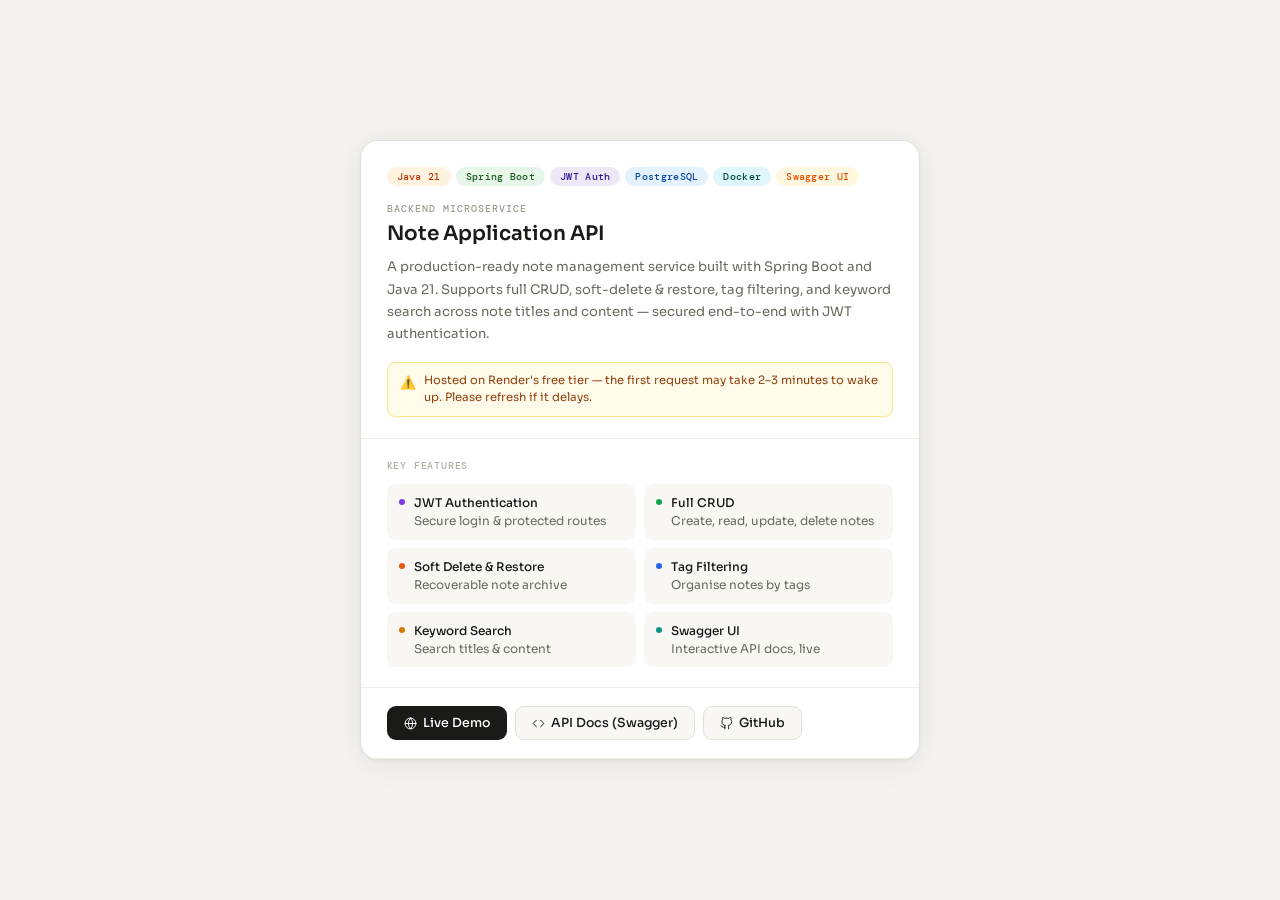
<file: docs/index.html>
<!DOCTYPE html>
<html lang="en">
<head>
    <meta charset="UTF-8" />
    <meta name="viewport" content="width=device-width, initial-scale=1.0"/>
    <title>Note App – Portfolio Card</title>
    <link href="https://fonts.googleapis.com/css2?family=DM+Mono:wght@400;500&family=Sora:wght@400;500;600&display=swap" rel="stylesheet"/>
    <style>
        *, *::before, *::after { box-sizing: border-box; margin: 0; padding: 0; }

        body {
          font-family: 'Sora', sans-serif;
          background: #f4f3ef;
          min-height: 100vh;
          display: flex;
          align-items: center;
          justify-content: center;
          padding: 2rem 1rem;
        }

        .card {
          background: #ffffff;
          border: 1px solid #e2e0d8;
          border-radius: 18px;
          overflow: hidden;
          max-width: 560px;
          width: 100%;
          box-shadow: 0 4px 32px rgba(0,0,0,0.07), 0 1px 4px rgba(0,0,0,0.04);
          animation: fadeUp 0.5s ease both;
        }

        @keyframes fadeUp {
          from { opacity: 0; transform: translateY(16px); }
          to   { opacity: 1; transform: translateY(0); }
        }

        /* ── Header ── */
        .card-header {
          padding: 1.6rem 1.6rem 1.3rem;
          border-bottom: 1px solid #f0ede6;
        }

        .badge-row {
          display: flex;
          gap: 5px;
          flex-wrap: wrap;
          margin-bottom: 1rem;
        }

        .badge {
          font-family: 'DM Mono', monospace;
          font-size: 10px;
          font-weight: 500;
          padding: 3px 10px;
          border-radius: 999px;
          letter-spacing: 0.03em;
        }

        .badge-java    { background: #fff3e0; color: #bf360c; }
        .badge-spring  { background: #e8f5e9; color: #1b5e20; }
        .badge-jwt     { background: #ede7f6; color: #311b92; }
        .badge-pg      { background: #e3f2fd; color: #0d47a1; }
        .badge-docker  { background: #e0f7fa; color: #004d40; }
        .badge-swagger { background: #fff8e1; color: #e65100; }

        .eyebrow {
          font-family: 'DM Mono', monospace;
          font-size: 10px;
          font-weight: 500;
          letter-spacing: 0.1em;
          text-transform: uppercase;
          color: #9e9b92;
          margin-bottom: 6px;
        }

        .project-title {
          font-size: 1.25rem;
          font-weight: 600;
          color: #1a1a18;
          line-height: 1.25;
          margin-bottom: 0.65rem;
        }

        .desc {
          font-size: 0.82rem;
          color: #6b6860;
          line-height: 1.7;
        }

        .cold-start {
          display: flex;
          align-items: flex-start;
          gap: 8px;
          background: #fffbeb;
          border: 1px solid #fde68a;
          border-radius: 8px;
          padding: 9px 12px;
          margin-top: 1rem;
          font-size: 11.5px;
          color: #92400e;
          line-height: 1.55;
        }

        .cold-start .wi { flex-shrink: 0; font-size: 13px; margin-top: 1px; }

        /* ── Features ── */
        .features-section {
          padding: 1.25rem 1.6rem;
          border-bottom: 1px solid #f0ede6;
        }

        .section-label {
          font-family: 'DM Mono', monospace;
          font-size: 10px;
          font-weight: 500;
          letter-spacing: 0.08em;
          text-transform: uppercase;
          color: #b0ada4;
          margin-bottom: 0.75rem;
        }

        .features-grid {
          display: grid;
          grid-template-columns: 1fr 1fr;
          gap: 8px;
        }

        .feature-item {
          display: flex;
          align-items: flex-start;
          gap: 9px;
          background: #f8f7f4;
          border-radius: 9px;
          padding: 10px 12px;
        }

        .dot {
          width: 6px;
          height: 6px;
          border-radius: 50%;
          flex-shrink: 0;
          margin-top: 5px;
        }

        .dot-purple { background: #7c3aed; }
        .dot-green  { background: #16a34a; }
        .dot-coral  { background: #ea580c; }
        .dot-blue   { background: #2563eb; }
        .dot-amber  { background: #d97706; }
        .dot-teal   { background: #0d9488; }

        .feature-text { font-size: 12px; color: #6b6860; line-height: 1.45; }
        .feature-text strong { display: block; font-weight: 500; color: #1a1a18; font-size: 12px; margin-bottom: 1px; }

        /* ── Links ── */
        .links-section {
          padding: 1.1rem 1.6rem;
          display: flex;
          gap: 8px;
          flex-wrap: wrap;
          border-bottom: 1px solid #f0ede6;
        }

        .link-btn {
          display: inline-flex;
          align-items: center;
          gap: 6px;
          padding: 8px 16px;
          border-radius: 9px;
          font-size: 12.5px;
          font-weight: 500;
          text-decoration: none;
          border: 1px solid #e2e0d8;
          color: #1a1a18;
          background: #f8f7f4;
          cursor: pointer;
          transition: background 0.15s, transform 0.1s;
          font-family: 'Sora', sans-serif;
        }

        .link-btn:hover { background: #eeece7; transform: translateY(-1px); }
        .link-btn:active { transform: scale(0.97); }

        .link-btn svg {
          width: 13px; height: 13px;
          stroke: currentColor; fill: none;
          stroke-width: 1.8; stroke-linecap: round; stroke-linejoin: round;
          flex-shrink: 0;
        }

        .link-btn.primary {
          background: #1a1a18;
          color: #ffffff;
          border-color: transparent;
        }
        .link-btn.primary:hover { background: #2e2e2b; }

        /* ── Copy strip ── */
        .copy-strip {
          padding: 0.8rem 1.6rem;
          background: #f8f7f4;
          font-family: 'DM Mono', monospace;
          font-size: 10.5px;
          color: #9e9b92;
          display: flex;
          align-items: center;
          justify-content: space-between;
          gap: 8px;
        }

        .copy-strip span { overflow: hidden; text-overflow: ellipsis; white-space: nowrap; }

        .copy-btn {
          font-family: 'DM Mono', monospace;
          font-size: 10px;
          background: #ffffff;
          border: 1px solid #e2e0d8;
          color: #6b6860;
          border-radius: 6px;
          padding: 4px 10px;
          cursor: pointer;
          flex-shrink: 0;
          transition: background 0.12s;
        }
        .copy-btn:hover { background: #eeece7; }
    </style>
</head>
<body>
<div class="card">

    <div class="card-header">
        <div class="badge-row">
            <span class="badge badge-java">Java 21</span>
            <span class="badge badge-spring">Spring Boot</span>
            <span class="badge badge-jwt">JWT Auth</span>
            <span class="badge badge-pg">PostgreSQL</span>
            <span class="badge badge-docker">Docker</span>
            <span class="badge badge-swagger">Swagger UI</span>
        </div>
        <p class="eyebrow">Backend Microservice</p>
        <h1 class="project-title">Note Application API</h1>
        <p class="desc">
            A production-ready note management service built with Spring Boot and Java 21.
            Supports full CRUD, soft-delete &amp; restore, tag filtering, and keyword search
            across note titles and content — secured end-to-end with JWT authentication.
        </p>
        <div class="cold-start">
            <span class="wi">⚠️</span>
            <span>Hosted on Render's free tier — the first request may take 2–3 minutes to wake up. Please refresh if it delays.</span>
        </div>
    </div>

    <div class="features-section">
        <p class="section-label">Key Features</p>
        <div class="features-grid">
            <div class="feature-item">
                <div class="dot dot-purple"></div>
                <div class="feature-text"><strong>JWT Authentication</strong>Secure login &amp; protected routes</div>
            </div>
            <div class="feature-item">
                <div class="dot dot-green"></div>
                <div class="feature-text"><strong>Full CRUD</strong>Create, read, update, delete notes</div>
            </div>
            <div class="feature-item">
                <div class="dot dot-coral"></div>
                <div class="feature-text"><strong>Soft Delete &amp; Restore</strong>Recoverable note archive</div>
            </div>
            <div class="feature-item">
                <div class="dot dot-blue"></div>
                <div class="feature-text"><strong>Tag Filtering</strong>Organise notes by tags</div>
            </div>
            <div class="feature-item">
                <div class="dot dot-amber"></div>
                <div class="feature-text"><strong>Keyword Search</strong>Search titles &amp; content</div>
            </div>
            <div class="feature-item">
                <div class="dot dot-teal"></div>
                <div class="feature-text"><strong>Swagger UI</strong>Interactive API docs, live</div>
            </div>
        </div>
    </div>

    <div class="links-section">
        <a class="link-btn primary" href="https://note-app-uzp9.onrender.com/signup" target="_blank" rel="noopener">
            <svg viewBox="0 0 24 24"><circle cx="12" cy="12" r="10"/><line x1="2" y1="12" x2="22" y2="12"/><path d="M12 2a15.3 15.3 0 0 1 4 10 15.3 15.3 0 0 1-4 10 15.3 15.3 0 0 1-4-10 15.3 15.3 0 0 1 4-10z"/></svg>
            Live Demo
        </a>
        <a class="link-btn" href="https://note-app-uzp9.onrender.com/swagger-ui/index.html" target="_blank" rel="noopener">
            <svg viewBox="0 0 24 24"><polyline points="16 18 22 12 16 6"/><polyline points="8 6 2 12 8 18"/></svg>
            API Docs (Swagger)
        </a>
        <a class="link-btn" href="https://github.com/Albymens/note-app" target="_blank" rel="noopener">
            <svg viewBox="0 0 24 24"><path d="M9 19c-5 1.5-5-2.5-7-3m14 6v-3.87a3.37 3.37 0 0 0-.94-2.61c3.14-.35 6.44-1.54 6.44-7A5.44 5.44 0 0 0 20 4.77 5.07 5.07 0 0 0 19.91 1S18.73.65 16 2.48a13.38 13.38 0 0 0-7 0C6.27.65 5.09 1 5.09 1A5.07 5.07 0 0 0 5 4.77a5.44 5.44 0 0 0-1.5 3.78c0 5.42 3.3 6.61 6.44 7A3.37 3.37 0 0 0 9 18.13V22"/></svg>
            GitHub
        </a>
    </div>

</div>
</body>
</html>
</file>
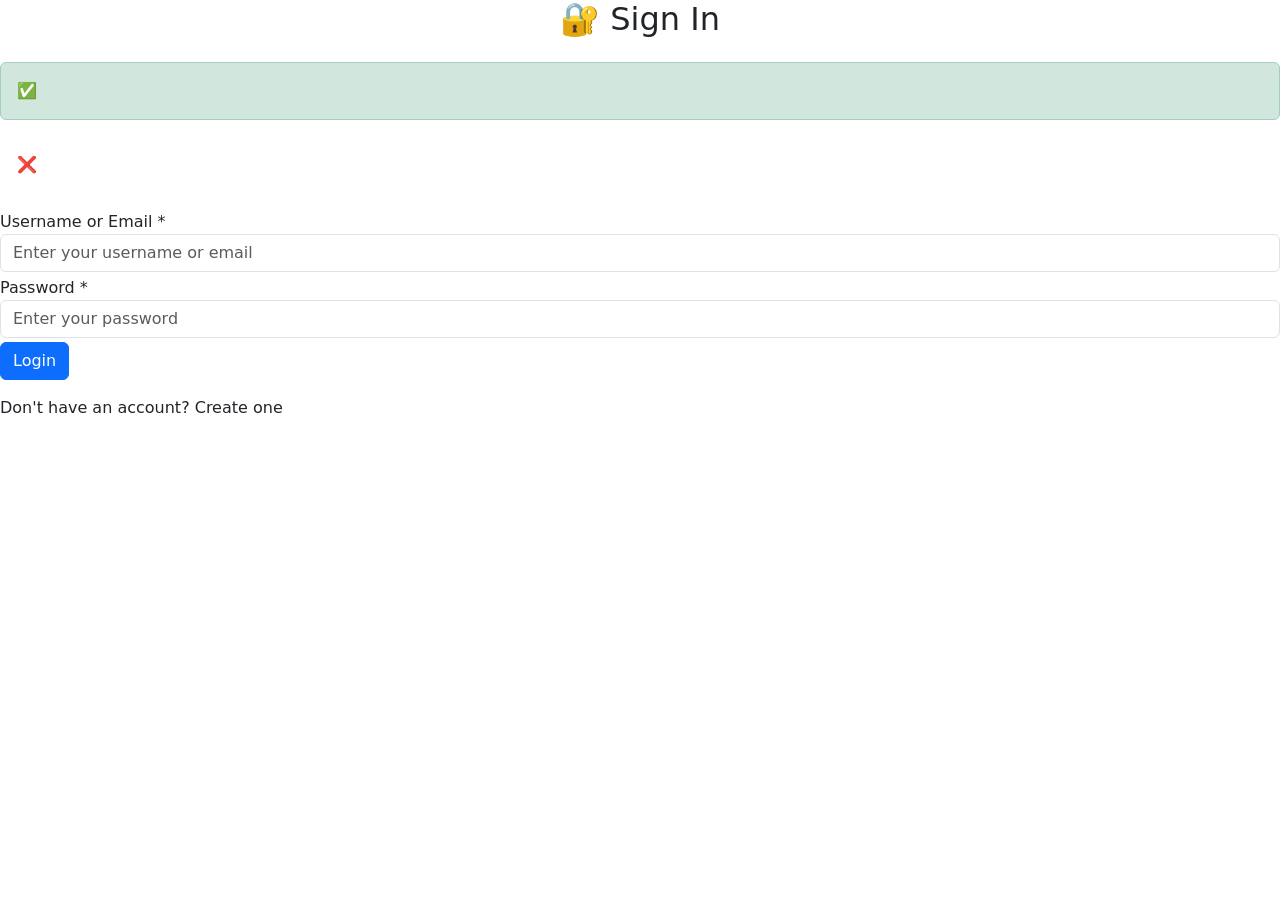
<file: src/main/resources/templates/login.html>
<!DOCTYPE html>
<html xmlns:th="http://www.thymeleaf.org">
<head>
    <title>Login - Notes App</title>
    <script src="https://code.jquery.com/jquery-3.6.0.min.js"></script>
    <link href="https://cdn.jsdelivr.net/npm/bootstrap@5.1.3/dist/css/bootstrap.min.css" rel="stylesheet">
    <link rel="stylesheet" th:href="@{/css/auth.css}">
</head>
<body>
<div class="auth-card">
    <h2 class="text-center mb-4">🔐 Sign In</h2>

    <!-- Success message from signup -->
    <div th:if="${param.message}" class="alert alert-success">
        ✅ <span th:text="${param.message}"></span>
    </div>

    <!-- Server-side error messages -->
    <div th:if="${error}" class="alert alert-error">
        ❌ <span th:text="${error}"></span>
    </div>

    <form id="loginForm">
        <div class="form-group">
            <label for="username">Username or Email *</label>
            <input type="text" id="username" name="usernameOrEmail" class="form-control" placeholder="Enter your username or email" required>
            <div id="usernameError" class="text-danger mt-1" style="font-size: 12px;"></div>
        </div>

        <div class="form-group">
            <label for="password">Password *</label>
            <input type="password" id="password" name="password" class="form-control" placeholder="Enter your password" required>
            <div id="passwordError" class="text-danger mt-1" style="font-size: 12px;"></div>
        </div>

        <button type="submit" id="loginBtn" class="btn btn-primary">
            <span id="loginText">Login</span>
            <span id="loginSpinner" class="spinner-border spinner-border-sm" role="status" style="display: none;"></span>
        </button>
    </form>

    <div id="clientResult" class="mt-3"></div>

    <div class="signup-link">
        <p>Don't have an account? <a th:href="@{/signup}">Create one</a></p>
    </div>
</div>

<script>
    $(document).ready(function() {
        // If already logged in, redirect
        const token = localStorage.getItem('token');
        if (token) {
            validateTokenAndRedirect(token);
        }

        // Handle form submission
        $('#loginForm').submit(function(e) {
            e.preventDefault();
            login();
        });

        // Clear field-specific errors
        $('input').on('input', function() {
            $(this).removeClass('is-invalid');
            $('#' + this.id + 'Error').text('');
            $('#clientResult').empty();
        });
    });

    function validateTokenAndRedirect(token) {
        $.ajax({
            url: '/api/auth/validate',
            headers: { 'Authorization': 'Bearer ' + token },
            success: function() {
                window.location.href = '/notes';
            },
            error: function() {
                localStorage.removeItem('token');
            }
        });
    }

    function login() {
        const credentials = {
            usernameOrEmail: $('#username').val().trim(),
            password: $('#password').val()
        };

        if (!credentials.usernameOrEmail || !credentials.password) {
            showClientError('Please fill in all required fields');
            return;
        }

        $('#loginBtn').prop('disabled', true);
        $('#loginText').hide();
        $('#loginSpinner').show();

        $.ajax({
            url: '/api/auth/login',
            type: 'POST',
            contentType: 'application/json',
            data: JSON.stringify(credentials),
            success: function(response) {
                const token = response.token || response.accessToken;
                if (token) {
                    localStorage.setItem('token', token);
                    showClientSuccess('Login successful! Redirecting...');
                    setTimeout(() => window.location.href = '/notes', 1500);
                } else {
                    showClientError('Unexpected response. Please try again.');
                }
            },
            error: function(xhr) {
                $('#loginBtn').prop('disabled', false);
                $('#loginText').show();
                $('#loginSpinner').hide();

                if (xhr.status === 400 && xhr.responseJSON && xhr.responseJSON.data) {
                    handleValidationErrors(xhr.responseJSON.data);
                } else if (xhr.responseJSON && xhr.responseJSON.message) {
                    showClientError(xhr.responseJSON.message);
                } else {
                    showClientError('Invalid username or password.');
                }
            }
        });
    }

    function handleValidationErrors(errors) {
        $('.is-invalid').removeClass('is-invalid');
        $('.text-danger').text('');

        Object.keys(errors).forEach(field => {
            const errorElement = $('#' + field + 'Error');
            const inputElement = $('#' + field);
            if (errorElement.length && inputElement.length) {
                inputElement.addClass('is-invalid');
                errorElement.text(errors[field]);
            }
        });

        if (Object.keys(errors).length === 0) {
            showClientError('Please check your input and try again.');
        }
    }

    function showClientError(message) {
        $('#clientResult').html(
            '<div class="alert alert-error">❌ ' + message + '</div>'
        );
    }

    function showClientSuccess(message) {
        $('#clientResult').html(
            '<div class="alert alert-success">✅ ' + message + '</div>'
        );
    }

    window.addEventListener('pageshow', function(event) {
        if (event.persisted) {
            const token = localStorage.getItem('token');
            if (token) {
                validateTokenAndRedirect(token);
            }
        }
    });
</script>
</body>
</html>
</file>
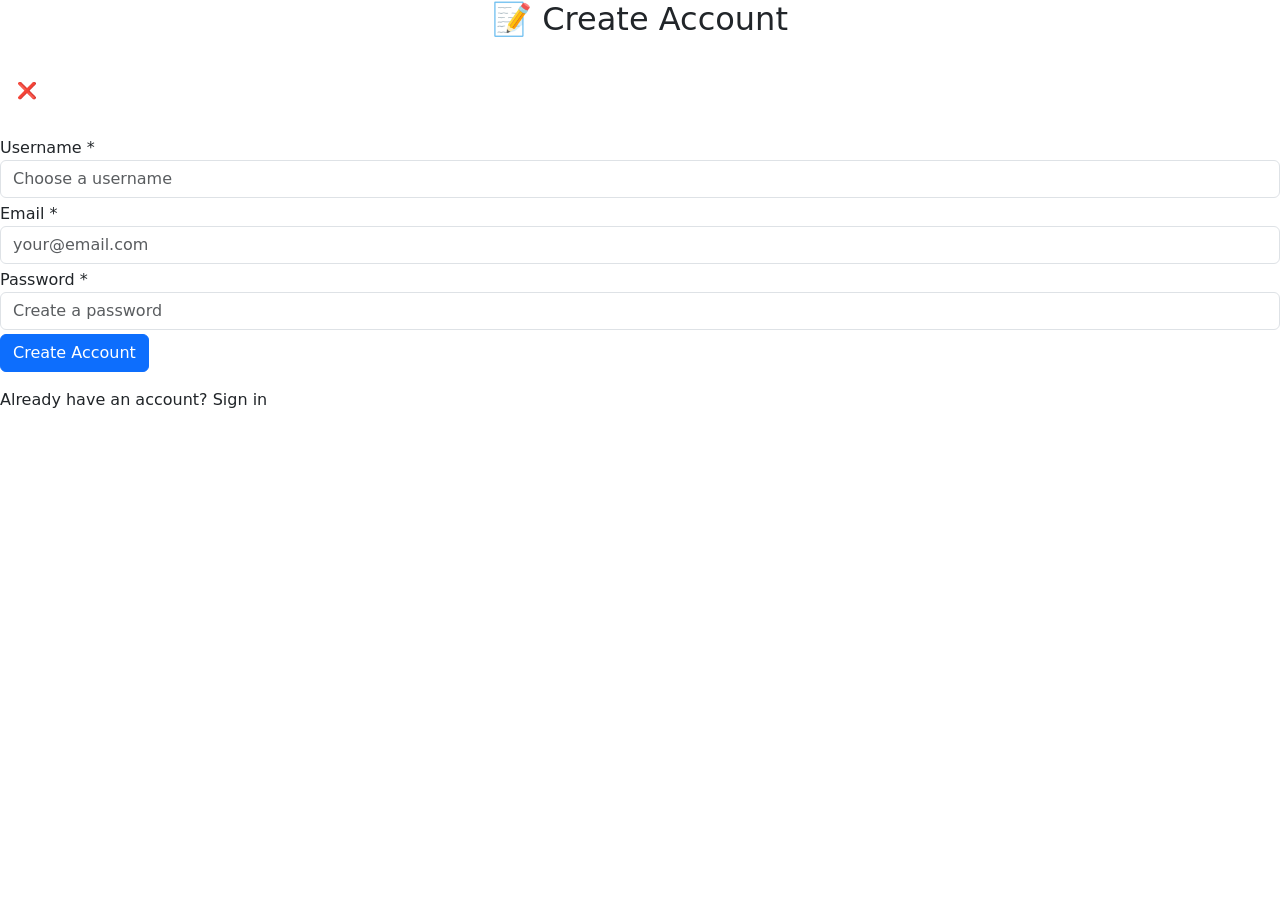
<file: src/main/resources/templates/signup.html>
<!DOCTYPE html>
<html xmlns:th="http://www.thymeleaf.org">
<head>
    <title>Signup - Notes App</title>
    <script src="https://code.jquery.com/jquery-3.6.0.min.js"></script>
    <link href="https://cdn.jsdelivr.net/npm/bootstrap@5.1.3/dist/css/bootstrap.min.css" rel="stylesheet">
    <link rel="stylesheet" th:href="@{/css/auth.css}">
</head>
<body>
<div class="auth-card">
    <h2 class="text-center mb-4">📝 Create Account</h2>

    <!-- Server-side error messages -->
    <div th:if="${error}" class="alert alert-error">
        ❌ <span th:text="${error}"></span>
    </div>

    <form id="signupForm">
        <div class="form-group">
            <label for="username">Username *</label>
            <input type="text" id="username" name="username" class="form-control" placeholder="Choose a username" required>
            <div id="usernameError" class="text-danger mt-1" style="font-size: 12px;"></div>
        </div>

        <div class="form-group">
            <label for="email">Email *</label>
            <input type="email" id="email" name="email" class="form-control" placeholder="your@email.com" required>
            <div id="emailError" class="text-danger mt-1" style="font-size: 12px;"></div>
        </div>

        <div class="form-group">
            <label for="password">Password *</label>
            <input type="password" id="password" name="password" class="form-control" placeholder="Create a password" required>
            <div id="passwordError" class="text-danger mt-1" style="font-size: 12px;"></div>
        </div>

        <button type="submit" id="signupBtn" class="btn btn-primary">
            <span id="signupText">Create Account</span>
            <span id="signupSpinner" class="spinner-border spinner-border-sm" role="status" style="display: none;"></span>
        </button>
    </form>

    <div id="clientResult" class="mt-3"></div>

    <div class="login-link">
        <p>Already have an account? <a th:href="@{/login}">Sign in</a></p>
    </div>
</div>

<script>
    $(document).ready(function() {
        // Check if already authenticated
        const token = localStorage.getItem('token');
        if (token) {
            validateTokenAndRedirect(token);
        }

        // Form submission handler
        $('#signupForm').submit(function(e) {
            e.preventDefault();
            signup();
        });

        // Clear errors when user starts typing
        $('input').on('input', function() {
            $(this).removeClass('is-invalid');
            $('#' + this.id + 'Error').text('');
            $('#clientResult').empty();
        });
    });

    function validateTokenAndRedirect(token) {
        $.ajax({
            url: '/api/auth/validate',
            headers: { 'Authorization': 'Bearer ' + token },
            success: function() {
                window.location.href = '/notes';
            },
            error: function() {
                localStorage.removeItem('token');
            }
        });
    }

    function signup() {
        const user = {
            username: $('#username').val().trim(),
            email: $('#email').val().trim(),
            password: $('#password').val()
        };

        // Client-side validation
        if (!user.username || !user.email || !user.password) {
            showClientError('Please fill in all required fields');
            return;
        }

        // Show loading state
        $('#signupBtn').prop('disabled', true);
        $('#signupText').hide();
        $('#signupSpinner').show();
        $('#clientResult').empty();

        $.ajax({
            url: '/api/auth/signup',
            type: 'POST',
            contentType: 'application/json',
            data: JSON.stringify(user),
            success: function(result) {
                showClientSuccess('Account created successfully! Redirecting to login...');
                setTimeout(() => {
                    window.location.href = '/login?message=Account created successfully. Please login.';
                }, 2000);
            },
            error: function(xhr) {
                $('#signupBtn').prop('disabled', false);
                $('#signupText').show();
                $('#signupSpinner').hide();

                if (xhr.status === 400 && xhr.responseJSON && xhr.responseJSON.data) {
                    // Handle validation errors
                    handleValidationErrors(xhr.responseJSON.data);
                } else if (xhr.responseJSON && xhr.responseJSON.message) {
                    showClientError(xhr.responseJSON.message);
                } else {
                    showClientError('Registration failed. Please try again.');
                }
            }
        });
    }

    function handleValidationErrors(errors) {
        // Clear previous errors
        $('.is-invalid').removeClass('is-invalid');
        $('.text-danger').text('');

        // Show field-specific errors
        Object.keys(errors).forEach(field => {
            const errorElement = $('#' + field + 'Error');
            const inputElement = $('#' + field);
            if (errorElement.length && inputElement.length) {
                inputElement.addClass('is-invalid');
                errorElement.text(errors[field]);
            }
        });

        // Show general error if no field-specific errors shown
        if (Object.keys(errors).length === 0) {
            showClientError('Please check your input and try again.');
        }
    }

    function showClientError(message) {
        $('#clientResult').html(
            '<div class="alert alert-error">❌ ' + message + '</div>'
        );
    }

    function showClientSuccess(message) {
        $('#clientResult').html(
            '<div class="alert alert-success">✅ ' + message + '</div>'
        );
    }

    // Handle browser back/forward buttons
    window.addEventListener('pageshow', function(event) {
        if (event.persisted) {
            const token = localStorage.getItem('token');
            if (token) {
                validateTokenAndRedirect(token);
            }
        }
    });
</script>
</body>
</html>
</file>
